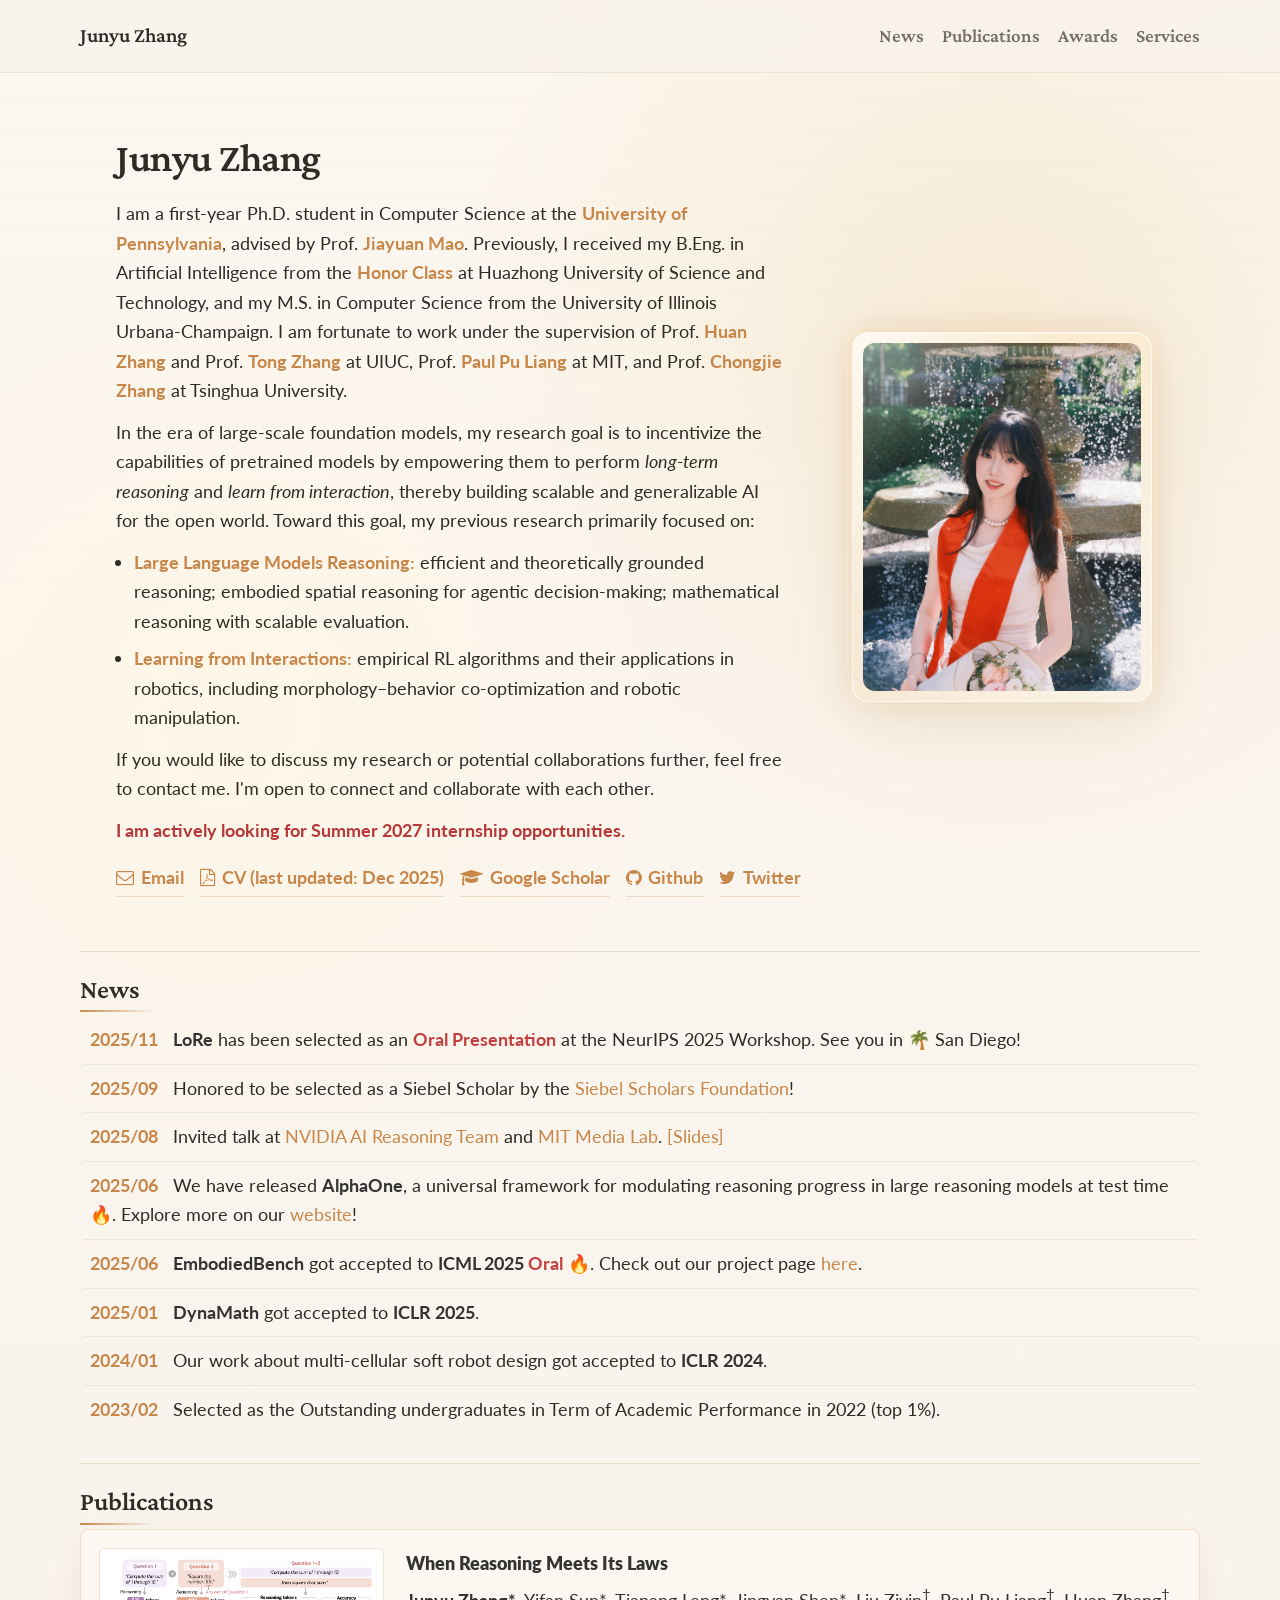
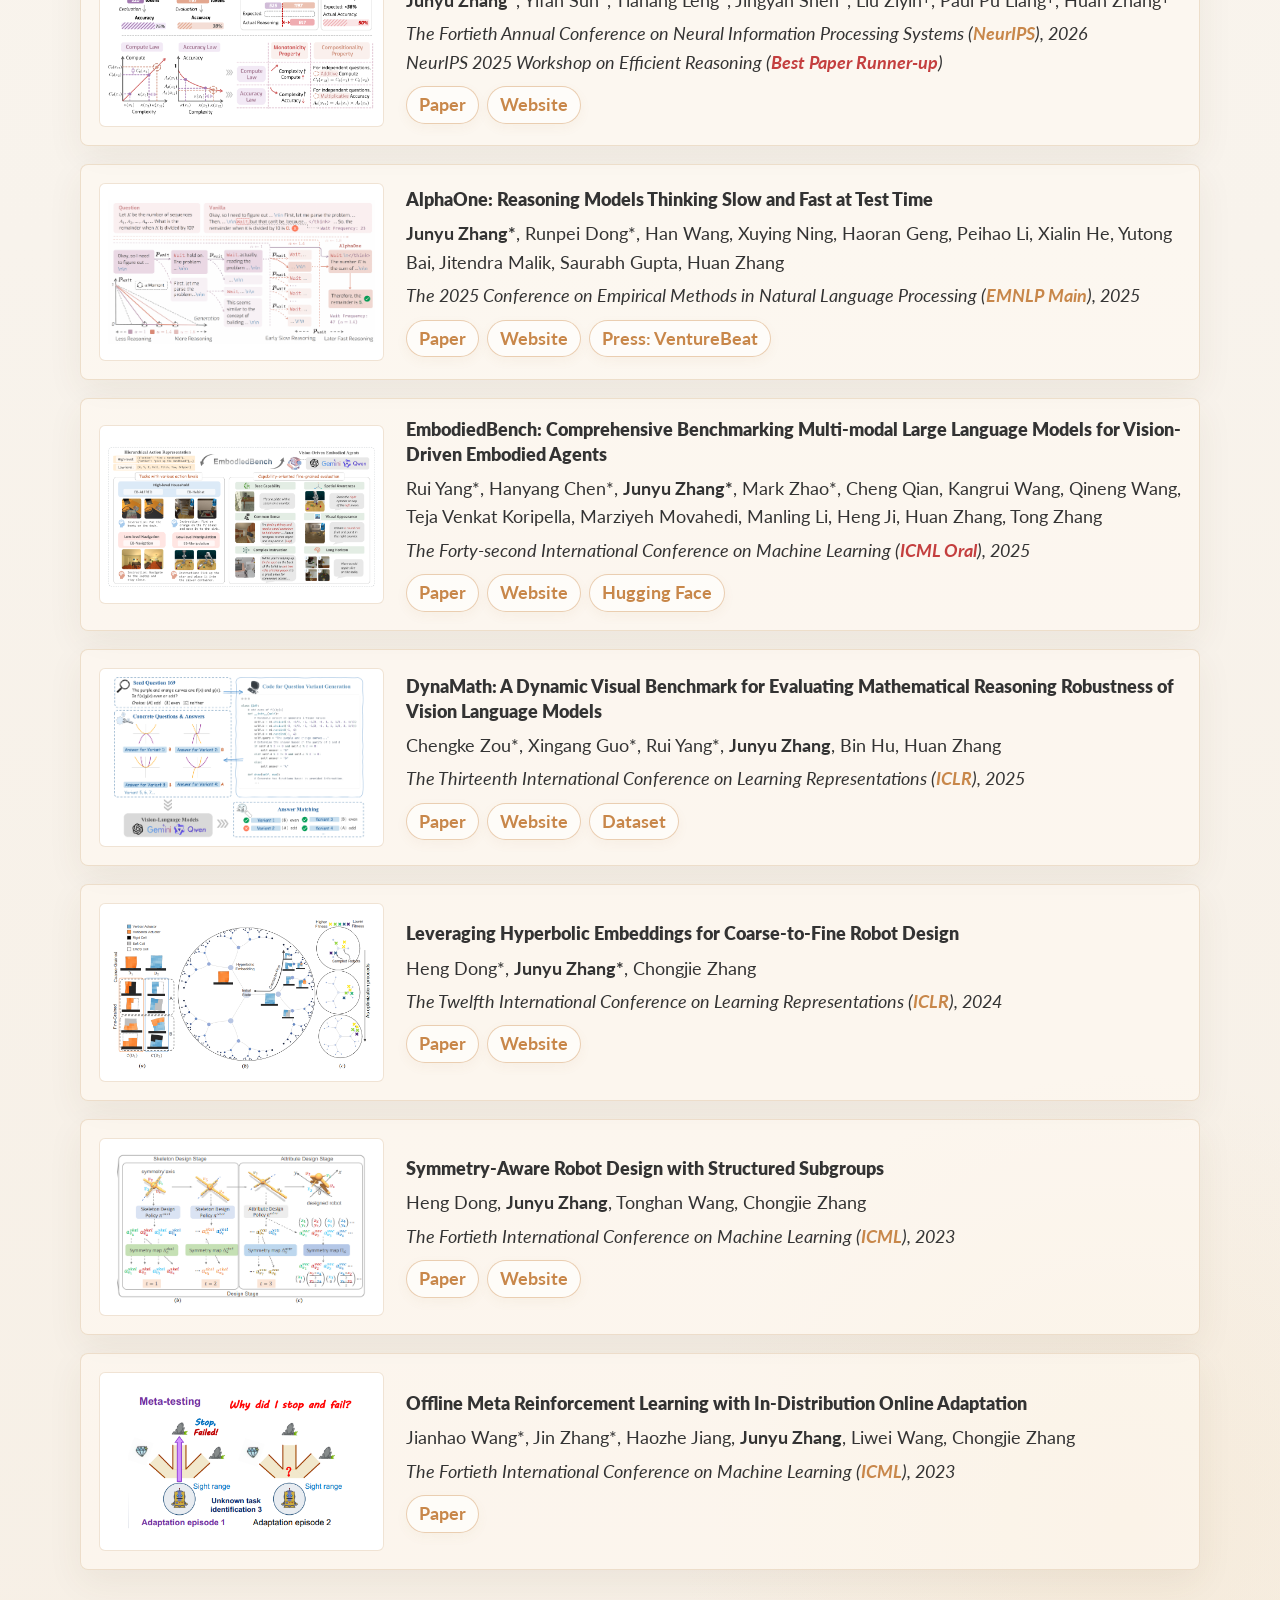
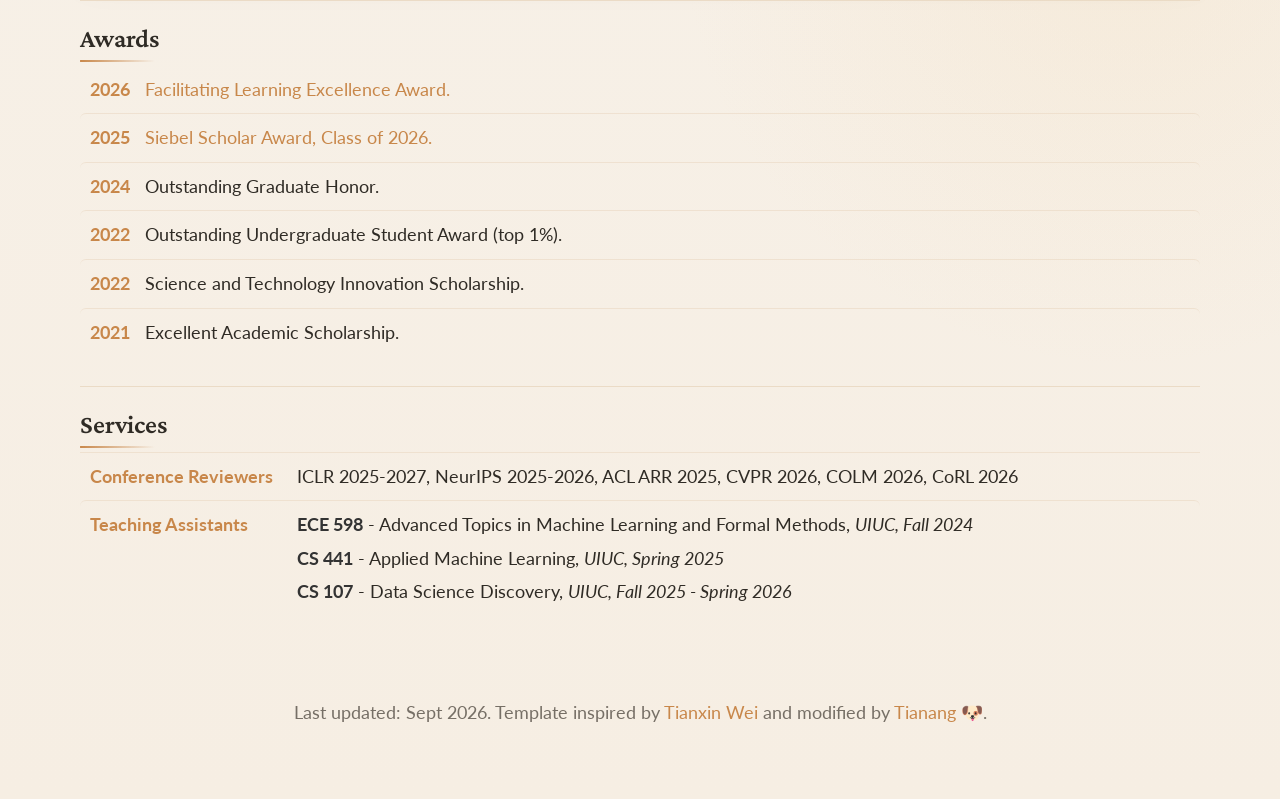
<file: index.html>
<!DOCTYPE html>
<html lang="en">
<head>
  <meta charset="UTF-8">
  <meta name="viewport" content="width=device-width, initial-scale=1">
  <meta name="author" content="Junyu Zhang">
  <title>Junyu Zhang</title>
  <link rel="preconnect" href="https://fonts.googleapis.com">
  <link rel="preconnect" href="https://fonts.gstatic.com" crossorigin>
  <link href="https://fonts.googleapis.com/css2?family=Crimson+Pro:ital,wght@0,300;0,400;0,600;0,700;1,400&amp;family=Lato:ital,wght@0,400;0,700;1,400;1,700&amp;display=swap" rel="stylesheet">
  <link rel="stylesheet" href="https://cdnjs.cloudflare.com/ajax/libs/font-awesome/4.7.0/css/font-awesome.min.css">
  <link rel="stylesheet" href="morandi.css">
  <link rel="icon" type="image/svg+xml" href="images/robot.svg">
</head>
<body>
  <header class="topbar">
    <nav class="site-shell nav" aria-label="Primary navigation">
      <a class="brand" href="#home">Junyu Zhang</a>
      <div class="nav-links">
        <a href="#news">News</a>
        <a href="#publications">Publications</a>
        <a href="#awards">Awards</a>
        <a href="#services">Services</a>
      </div>
    </nav>
  </header>

  <main class="site-shell">
    <section class="hero" id="home">
      <div class="reveal">
        <h1>Junyu Zhang</h1>

        <div class="intro">
          <p>
            I am a first-year Ph.D. student in Computer Science at the <span class="accent-text">University of Pennsylvania</span>,
            advised by Prof. <strong><a href="https://jiayuanm.com/">Jiayuan Mao</a></strong>. Previously, I received
            my B.Eng. in Artificial Intelligence from the <span class="accent-text">Honor Class</span>
            at Huazhong University of Science and Technology, and my M.S. in Computer Science from the University of Illinois
            Urbana-Champaign. I am fortunate to work under the supervision of Prof.
            <strong><a href="https://www.huan-zhang.com/">Huan Zhang</a></strong> and Prof.
            <strong><a href="https://tongzhang-ml.org/">Tong Zhang</a></strong> at UIUC, Prof.
            <strong><a href="https://pliang279.github.io/">Paul Pu Liang</a></strong> at MIT, and Prof.
            <strong><a href="https://people.iiis.tsinghua.edu.cn/~zhang/">Chongjie Zhang</a></strong> at Tsinghua
            University.
          </p>

          <p>
            In the era of large-scale foundation models, my research goal is to incentivize the
            capabilities of pretrained models by empowering them to perform <em>long-term reasoning</em>
            and <em>learn from interaction</em>, thereby building scalable and generalizable AI for the
            open world. Toward this goal, my previous research primarily focused on:
          </p>

          <ul class="research-list">
            <li><strong>Large Language Models Reasoning:</strong> efficient and theoretically grounded reasoning; embodied spatial reasoning for agentic decision-making; mathematical reasoning with scalable evaluation.</li>
            <li><strong>Learning from Interactions:</strong> empirical RL algorithms and their applications in robotics, including morphology–behavior co-optimization and robotic manipulation.</li>
          </ul>
          <p>
            If you would like to discuss my research or potential collaborations further, feel
            free to contact me. I'm open to connect and collaborate with each other.
          </p>
          <p><strong class="highlight" style="color: #b63838;">I am actively looking for Summer 2027 internship opportunities.</strong></p>
        </div>

        <div class="link-row" aria-label="Profile links">
          <a class="pill-link" href="mailto:junyuz6@seas.upenn.edu"><i class="fa fa-envelope-o" aria-hidden="true"></i>Email</a>
          <a class="pill-link" href="data/Resume_Junyu_Zhang-1213.pdf"><i class="fa fa-file-pdf-o" aria-hidden="true"></i>CV (last updated: Dec 2025)</a>
          <a class="pill-link" href="https://scholar.google.com/citations?hl=en&amp;user=n3Q40BAAAAAJ"><i class="fa fa-graduation-cap" aria-hidden="true"></i>Google Scholar</a>
          <a class="pill-link" href="https://github.com/jyzhang1208"><i class="fa fa-github" aria-hidden="true"></i>Github</a>
          <a class="pill-link" href="https://twitter.com/jyzhang1208"><i class="fa fa-twitter" aria-hidden="true"></i>Twitter</a>
        </div>
      </div>

      <div class="portrait-wrap reveal">
        <a class="portrait-card" href="images/zjy2026.jpg" aria-label="Open profile photo">
          <img src="images/zjy2026.jpg" alt="Junyu Zhang profile photo">
        </a>
      </div>
    </section>

    <section class="section reveal" id="news">
      <div class="section-header">
        <h2>News</h2>
      </div>

      <div class="timeline">
        <article class="news-item">
          <div class="date">2025/11</div>
          <p><strong>LoRe</strong> has been selected as an <strong><span class="highlight">Oral Presentation</span></strong> at the NeurIPS 2025 Workshop. See you in 🌴 San Diego!</p>
        </article>
        <article class="news-item">
          <div class="date">2025/09</div>
          <p>Honored to be selected as a Siebel Scholar by the <a href="https://siebelscholars.com/">Siebel Scholars Foundation</a>!</p>
        </article>
        <article class="news-item">
          <div class="date">2025/08</div>
          <p>Invited talk at <a href="https://www.nvidia.com/en-us/">NVIDIA AI Reasoning Team</a> and <a href="https://www.media.mit.edu/">MIT Media Lab</a>. <a href="data/AlphaOne-Nvidia-0815.pdf">[Slides]</a></p>
        </article>
        <article class="news-item">
          <div class="date">2025/06</div>
          <p>We have released <strong>AlphaOne</strong>, a universal framework for modulating reasoning progress in large reasoning models at test time 🔥. Explore more on our <a href="https://alphaone-project.github.io/">website</a>!</p>
        </article>
        <article class="news-item">
          <div class="date">2025/06</div>
          <p><strong>EmbodiedBench</strong> got accepted to <strong>ICML 2025 <span class="highlight">Oral</span></strong> 🔥. Check out our project page <a href="https://embodiedbench.github.io/">here</a>.</p>
        </article>
        <article class="news-item">
          <div class="date">2025/01</div>
          <p><strong>DynaMath</strong> got accepted to <strong>ICLR 2025</strong>.</p>
        </article>
        <article class="news-item">
          <div class="date">2024/01</div>
          <p>Our work about multi-cellular soft robot design got accepted to <strong>ICLR 2024</strong>.</p>
        </article>
        <article class="news-item">
          <div class="date">2023/02</div>
          <p>Selected as the Outstanding undergraduates in Term of Academic Performance in 2022 (top 1%).</p>
        </article>
      </div>
    </section>

    <section class="section reveal" id="publications">
      <div class="section-header">
        <h2>Publications</h2>
      </div>

      <div class="publication-list">
        <article class="publication">
          <div class="pub-media"><img src="images/lore.png" alt="LoRe project preview"></div>
          <div class="pub-content">
            <h3>When Reasoning Meets Its Laws</h3>
            <p class="authors"><strong>Junyu Zhang*</strong>, <a href="https://yifansun99.github.io/">Yifan Sun*</a>, <a href="https://dragondescentzerotsu.github.io/">Tianang Leng*</a>, <a href="https://jy-evangeline.github.io/">Jingyan Shen*</a>, <a href="https://www.mit.edu/~ziyinl/">Liu Ziyin<sup>†</sup></a>, <a href="https://pliang279.github.io/">Paul Pu Liang<sup>†</sup></a>, <a href="https://huan-zhang.com/">Huan Zhang<sup>†</sup></a></p>
            <p class="venue"><em>The Fortieth Annual Conference on Neural Information Processing Systems (<strong>NeurIPS</strong>), 2026<br>
            NeurIPS 2025 Workshop on Efficient Reasoning (<strong><span class="highlight">Best Paper Runner-up</span></strong>)</em></p>
            <div class="pub-links">
              <a href="https://github.com/ASTRAL-Group/LoRe">Paper</a>
              <a href="https://lore-project.github.io/">Website</a>
            </div>
          </div>
        </article>

        <article class="publication">
          <div class="pub-media"><img src="images/alphaone.png" alt="AlphaOne project preview"></div>
          <div class="pub-content">
            <h3>AlphaOne: Reasoning Models Thinking Slow and Fast at Test Time</h3>
            <p class="authors"><strong>Junyu Zhang*</strong>, <a href="https://runpeidong.web.illinois.edu/">Runpei Dong*</a>, <a href="https://rookiehb.github.io/">Han Wang</a>, <a href="https://scholar.google.com/citations?user=-tpUy14AAAAJ&amp;hl=en">Xuying Ning</a>, <a href="https://geng-haoran.github.io/">Haoran Geng</a>, <a href="https://scholar.google.com/citations?user=GegXM9gAAAAJ&amp;hl=en">Peihao Li</a>, <a href="https://xialin-he.github.io/">Xialin He</a>, <a href="https://yutongbai.com/">Yutong Bai</a>, <a href="https://people.eecs.berkeley.edu/~malik/">Jitendra Malik</a>, <a href="https://saurabhg.web.illinois.edu/">Saurabh Gupta</a>, <a href="https://huan-zhang.com/">Huan Zhang</a></p>
            <p class="venue"><em> The 2025 Conference on Empirical Methods in Natural Language Processing (<strong>EMNLP Main</strong>), 2025</em></p>
            <div class="pub-links">
              <a href="https://arxiv.org/abs/2505.24863">Paper</a>
              <a href="https://alphaone-project.github.io/">Website</a>
              <a href="https://venturebeat.com/ai/alphaone-gives-ai-developers-a-new-dial-to-control-llm-thinking-and-boost-performance/">Press: VentureBeat</a>
            </div>
          </div>
        </article>

        <article class="publication">
          <div class="pub-media"><img src="images/embodiedbench_overview.png" alt="EmbodiedBench project preview"></div>
          <div class="pub-content">
            <h3>EmbodiedBench: Comprehensive Benchmarking Multi-modal Large Language Models for Vision-Driven Embodied Agents</h3>
            <p class="authors"><a href="https://yangrui2015.github.io/">Rui Yang*</a>, <a href="https://openreview.net/profile?id=~Hanyang_Chen3">Hanyang Chen*</a>, <strong>Junyu Zhang*</strong>, <a href="https://www.linkedin.com/in/markzihaozhao/">Mark Zhao*</a>, <a href="https://qiancheng0.github.io/">Cheng Qian</a>, <a href="https://jameskrw.github.io/">Kangrui Wang</a>, <a href="https://qinengwang-aiden.github.io/">Qineng Wang</a>, <a href="https://www.linkedin.com/in/teja-koripella/">Teja Venkat Koripella</a>, <a href="https://www.linkedin.com/in/marziyeh-movahedi-439b7284/">Marziyeh Movahedi</a>, <a href="https://limanling.github.io/">Manling Li</a>, <a href="https://blender.cs.illinois.edu/hengji.html">Heng Ji</a>, <a href="https://huan-zhang.com/">Huan Zhang</a>, <a href="https://tongzhang-ml.org/">Tong Zhang</a></p>
            <p class="venue"><em>The Forty-second International Conference on Machine Learning (<strong>ICML <span class="highlight">Oral</span></strong>), 2025</em></p>
            <div class="pub-links">
              <a href="http://arxiv.org/abs/2502.09560">Paper</a>
              <a href="https://embodiedbench.github.io">Website</a>
              <a href="https://huggingface.co/EmbodiedBench">Hugging Face</a>
            </div>
          </div>
        </article>

        <article class="publication">
          <div class="pub-media"><img src="images/dynamath.png" alt="DynaMath project preview"></div>
          <div class="pub-content">
            <h3>DynaMath: A Dynamic Visual Benchmark for Evaluating Mathematical Reasoning Robustness of Vision Language Models</h3>
            <p class="authors"><a href="https://www.linkedin.com/in/chengke-zou-023b49294/">Chengke Zou*</a>, <a href="https://sites.google.com/view/guoxingang">Xingang Guo*</a>, <a href="https://yangrui2015.github.io/">Rui Yang*</a>, <strong>Junyu Zhang</strong>, <a href="https://binhu7.github.io/">Bin Hu</a>, <a href="https://huan-zhang.com/">Huan Zhang</a></p>
            <p class="venue"><em>The Thirteenth International Conference on Learning Representations (<strong>ICLR</strong>), 2025</em></p>
            <div class="pub-links">
              <a href="https://arxiv.org/pdf/2411.00836">Paper</a>
              <a href="https://dynamath.github.io">Website</a>
              <a href="https://huggingface.co/datasets/DynaMath/DynaMath_Sample">Dataset</a>
            </div>
          </div>
        </article>

        <article class="publication">
          <div class="pub-media"><img src="images/HERD5.png" alt="Hyperbolic robot design preview"></div>
          <div class="pub-content">
            <h3>Leveraging Hyperbolic Embeddings for Coarse-to-Fine Robot Design</h3>
            <p class="authors"><a href="https://drdh.cc/">Heng Dong*</a>, <strong>Junyu Zhang*</strong>, <a href="https://people.iiis.tsinghua.edu.cn/~zhang/">Chongjie Zhang</a></p>
            <p class="venue"><em>The Twelfth International Conference on Learning Representations (<strong>ICLR</strong>), 2024 </em></p>
            <div class="pub-links">
              <a href="https://arxiv.org/pdf/2311.00462.pdf">Paper</a>
              <a href="https://sites.google.com/view/hyperbolic-robot-design">Website</a>
            </div>
          </div>
        </article>

        <article class="publication">
          <div class="pub-media"><img src="images/SARD.png" alt="Symmetry-aware robot design preview"></div>
          <div class="pub-content">
            <h3>Symmetry-Aware Robot Design with Structured Subgroups</h3>
            <p class="authors"><a href="https://drdh.cc/">Heng Dong</a>, <strong>Junyu Zhang</strong>, <a href="https://tonghanwang.github.io/">Tonghan Wang</a>, <a href="https://people.iiis.tsinghua.edu.cn/~zhang/">Chongjie Zhang</a></p>
            <p class="venue"><em>The Fortieth International Conference on Machine Learning (<strong>ICML</strong>), 2023</em></p>
            <div class="pub-links">
              <a href="https://arxiv.org/pdf/2306.00036.pdf">Paper</a>
              <a href="https://sites.google.com/view/robot-design">Website</a>
            </div>
          </div>
        </article>

        <article class="publication">
          <div class="pub-media"><img src="images/offline_meta.png" alt="Offline meta reinforcement learning preview"></div>
          <div class="pub-content">
            <h3>Offline Meta Reinforcement Learning with In-Distribution Online Adaptation</h3>
            <p class="authors"><a href="https://dblp.org/pid/239/5945.html">Jianhao Wang*</a>, <a href="http://group.iiis.tsinghua.edu.cn/~milab/person-zhangjin.html">Jin Zhang*</a>, <a href="https://www.linkedin.com/in/haozhe-jiang-261b83212/">Haozhe Jiang</a>, <strong>Junyu Zhang</strong>, <a href="http://www.liweiwang-pku.com/">Liwei Wang</a>, <a href="https://people.iiis.tsinghua.edu.cn/~zhang/">Chongjie Zhang</a></p>
            <p class="venue"><em>The Fortieth International Conference on Machine Learning (<strong>ICML</strong>), 2023</em></p>
            <div class="pub-links">
              <a href="https://arxiv.org/pdf/2305.19529.pdf">Paper</a>
            </div>
          </div>
        </article>
      </div>
    </section>

    <section class="section reveal" id="awards">
      <div class="section-header">
        <h2>Awards</h2>
      </div>

      <div class="awards-list">
        <article class="award-item">
          <div class="year">2026</div>
          <p><a href="https://isc.illinois.edu/teachinginsights">Facilitating Learning Excellence Award.</a></p>
        </article>
        <article class="award-item">
          <div class="year">2025</div>
          <p><a href="https://www.businesswire.com/news/home/20250919980775/en/Siebel-Scholars-Foundation-Announces-Class-of-2026">Siebel Scholar Award, Class of 2026.</a></p>
        </article>
        <article class="award-item">
          <div class="year">2024</div>
          <p>Outstanding Graduate Honor.</p>
        </article>
        <article class="award-item">
          <div class="year">2022</div>
          <p>Outstanding Undergraduate Student Award (top 1%).</p>
        </article>
        <article class="award-item">
          <div class="year">2022</div>
          <p>Science and Technology Innovation Scholarship.</p>
        </article>
        <article class="award-item">
          <div class="year">2021</div>
          <p>Excellent Academic Scholarship.</p>
        </article>
      </div>
    </section>

    <section class="section reveal" id="services">
      <div class="section-header">
        <h2>Services</h2>
      </div>

      <div class="services">
        <article class="service-row">
          <div class="service-label">Conference Reviewers</div>
          <p>ICLR 2025-2027, NeurIPS 2025-2026, ACL ARR 2025, CVPR 2026, COLM 2026, CoRL 2026</p>
        </article>
        <article class="service-row">
          <div class="service-label">Teaching Assistants</div>
          <div class="service-lines">
            <p><strong>ECE 598</strong> - Advanced Topics in Machine Learning and Formal Methods, <em>UIUC, Fall 2024</em></p>
            <p><strong>CS 441</strong> - Applied Machine Learning, <em>UIUC, Spring 2025</em></p>
            <p><strong>CS 107</strong> - Data Science Discovery, <em>UIUC, Fall 2025 - Spring 2026</em></p>
          </div>
        </article>
      </div>
    </section>
  </main>

  <footer class="site-shell footer">
    <p>Last updated: Sept 2026. Template inspired by <a href="https://weitianxin.github.io/">Tianxin Wei</a> and modified by <a href="https://dragondescentzerotsu.github.io/">Tianang 🐶</a>.</p>
  </footer>
</body>
</html>
</file>
<file: morandi.css>
:root {
  --bg: #f8f3ec;
  --paper: #fffaf2;
  --ink: #2f2b25;
  --muted: #766f66;
  --line: #ead9c4;
  --accent: #c8874a;
  --accent-dark: #c8874a;
  --accent-soft: #f1d5a9;
  --warm-strong: #c8874a;
  --sage: #8d9984;
  --shadow: 0 18px 46px rgba(92, 66, 42, 0.12);
  --content-size: 18px;
}

* {
  box-sizing: border-box;
}

html {
  scroll-behavior: smooth;
}

body {
  margin: 0;
  background:
    radial-gradient(circle at 78% 8%, rgba(241, 213, 169, 0.34), transparent 34rem),
    radial-gradient(circle at 18% 18%, rgba(255, 246, 229, 0.7), transparent 30rem),
    radial-gradient(circle at 88% 78%, rgba(241, 213, 169, 0.2), transparent 28rem),
    linear-gradient(180deg, #fbf7ef 0%, var(--bg) 46%, #f6eee3 100%);
  color: var(--ink);
  font-family: "Lato", Verdana, Helvetica, sans-serif;
  font-size: var(--content-size);
  line-height: 1.64;
}

body::before {
  content: "";
  position: fixed;
  inset: 0;
  pointer-events: none;
  background-image: linear-gradient(rgba(78, 57, 39, 0.035) 1px, transparent 1px);
  background-size: 100% 32px;
  mask-image: linear-gradient(180deg, rgba(0, 0, 0, 0.7), transparent 72%);
}

a {
  color: var(--accent-dark);
  text-decoration: none;
  text-underline-offset: 0.18em;
  transition: color 180ms ease, background-size 180ms ease;
}

a:hover,
a:focus {
  color: #9f6b3c;
  text-decoration: underline;
}

.news-item a:hover,
.award-item a:hover {
  color: #9f6b3c;
  text-decoration: underline;
}

strong {
  color: var(--warm-strong);
}

.site-shell {
  width: min(1120px, calc(100% - 40px));
  margin: 0 auto;
}

.topbar {
  position: sticky;
  top: 0;
  z-index: 10;
  backdrop-filter: blur(18px);
  background: rgba(248, 243, 236, 0.78);
  border-bottom: 1px solid rgba(234, 217, 196, 0.7);
}

.nav {
  display: flex;
  align-items: center;
  justify-content: space-between;
  min-height: 72px;
  gap: 24px;
}

.brand {
  position: relative;
  font-family: "Crimson Pro", Georgia, serif;
  font-size: 1.28rem;
  font-weight: 600;
  letter-spacing: 0;
  color: var(--ink);
  white-space: nowrap;
}

.brand::after,
.nav-links a::after {
  content: "";
  position: absolute;
  left: 0;
  right: 0;
  bottom: -5px;
  height: 2px;
  border-radius: 999px;
  background: var(--accent);
  transform: scaleX(0);
  transform-origin: left center;
  transition: transform 220ms ease;
}

.brand:hover,
.brand:focus {
  color: var(--accent-dark);
  text-decoration: none;
}

.brand:hover::after,
.brand:focus::after,
.nav-links a:hover::after,
.nav-links a:focus::after {
  transform: scaleX(1);
}

.nav-links {
  display: flex;
  flex-wrap: wrap;
  justify-content: flex-end;
  gap: 6px 18px;
}

.nav-links a {
  position: relative;
  color: var(--muted);
  font-family: "Crimson Pro", Georgia, serif;
  font-size: 1.18rem;
  font-weight: 600;
  transition: color 180ms ease, transform 180ms ease;
}

.nav-links a:hover {
  color: var(--accent-dark);
  text-decoration: none;
  transform: translateY(-1px);
}

.hero {
  position: relative;
  isolation: isolate;
  display: grid;
  grid-template-columns: minmax(0, 1fr) 325px;
  align-items: center;
  gap: 54px;
  padding: 64px 36px 54px;
}

.hero::before {
  content: none;
}

.hero > .reveal:first-child {
  grid-column: 1;
  grid-row: 1;
}

.eyebrow {
  margin: 0 0 14px;
  color: var(--accent-dark);
  font-size: 0.82rem;
  font-weight: 700;
  letter-spacing: 0.08em;
  text-transform: uppercase;
}

h1,
h2,
h3 {
  font-family: "Crimson Pro", Georgia, serif;
  letter-spacing: 0;
}

h1 {
  margin: 0;
  font-family: "Crimson Pro", Georgia, serif;
  font-size: 40px;
  line-height: 1.05;
  font-weight: 600;
  letter-spacing: -0.5px;
}

.subtitle {
  margin: 20px 0 0;
  color: var(--muted);
  font-size: 1.05rem;
}

.intro {
  max-width: 760px;
  margin: 20px 0 0;
  padding: 0;
  border: 0;
  border-radius: 0;
  background: transparent;
  box-shadow: none;
  font-size: var(--content-size);
}

.intro p {
  margin: 0 0 12px;
}

.intro strong a {
  color: var(--warm-strong);
}

.intro strong a:hover {
  color: #9f6b3c;
  text-decoration: underline;
}

.research-list {
  margin: 10px 0 12px;
  padding-left: 1.15rem;
}

.research-list li {
  margin: 8px 0;
}

.status-note {
  margin: 18px 0 0;
  padding: 14px 18px;
  border-left: 4px solid var(--accent);
  background: rgba(255, 250, 242, 0.72);
  color: #5d4c3c;
}

.link-row {
  display: flex;
  flex-wrap: nowrap;
  gap: 8px 16px;
  margin-top: 18px;
  align-items: center;
  white-space: nowrap;
}

.pill-link {
  display: inline-flex;
  align-items: center;
  gap: 7px;
  min-height: 0;
  padding: 0 0 3px;
  border: 0;
  border-bottom: 1px solid rgba(200, 135, 74, 0.26);
  border-radius: 0;
  background: transparent;
  color: var(--accent-dark);
  font-size: var(--content-size);
  font-weight: 700;
  box-shadow: none;
  transition: color 180ms ease, transform 180ms ease, border-color 180ms ease;
}

.pill-link:hover {
  background: transparent;
  border-color: #9f6b3c;
  color: #9f6b3c;
  text-decoration: none;
  transform: translateY(-2px);
}

.pill-link .fa {
  color: var(--accent);
  font-size: var(--content-size);
}

.portrait-wrap {
  grid-column: 2;
  grid-row: 1;
  justify-self: center;
  width: 300px;
  animation: portraitFloat 5.8s ease-in-out infinite;
}

.portrait-card {
  position: relative;
  isolation: isolate;
  display: block;
  padding: 10px;
  border: 1px solid rgba(255, 255, 255, 0.46);
  border-radius: 16px;
  background:
    linear-gradient(135deg, rgba(255, 255, 255, 0.34), rgba(255, 232, 190, 0.14) 42%, rgba(255, 255, 255, 0.06)),
    rgba(255, 255, 255, 0.12);
  backdrop-filter: blur(18px) saturate(1.25);
  -webkit-backdrop-filter: blur(18px) saturate(1.25);
  box-shadow:
    inset 0 1px 0 rgba(255, 255, 255, 0.78),
    inset 0 -18px 42px rgba(255, 224, 174, 0.14),
    0 0 0 6px rgba(255, 236, 202, 0.2),
    0 0 28px rgba(200, 135, 74, 0.24),
    0 22px 72px rgba(164, 113, 64, 0.12);
  overflow: hidden;
  transform: translateY(0) rotate(0deg);
  transition: transform 260ms ease, box-shadow 260ms ease, border-color 260ms ease;
}

.portrait-card:hover {
  border-color: rgba(255, 255, 255, 0.62);
  box-shadow:
    inset 0 1px 0 rgba(255, 255, 255, 0.82),
    inset 0 -20px 48px rgba(255, 224, 174, 0.16),
    0 0 0 8px rgba(255, 236, 202, 0.26),
    0 0 36px rgba(200, 135, 74, 0.3),
    0 28px 90px rgba(164, 113, 64, 0.15);
  transform: translateY(-5px) rotate(0.7deg);
  text-decoration: none;
}

.portrait-card::before {
  content: "";
  position: absolute;
  inset: 1px;
  border-radius: 15px;
  background:
    linear-gradient(135deg, rgba(255, 255, 255, 0.42), transparent 30%),
    radial-gradient(circle at 18% 12%, rgba(255, 255, 255, 0.28), transparent 16%),
    linear-gradient(118deg, transparent 0 62%, rgba(255, 239, 206, 0.1) 68%, transparent 76%),
    linear-gradient(135deg, rgba(255, 255, 255, 0.42), rgba(255, 226, 170, 0.18) 12%, transparent 24%) border-box;
  pointer-events: none;
  z-index: 1;
  mix-blend-mode: screen;
  filter: blur(0.35px);
  opacity: 0.66;
}

.portrait-card::after {
  content: "";
  position: absolute;
  inset: -36px;
  background:
    radial-gradient(circle at 70% 12%, rgba(255, 226, 170, 0.24), transparent 38%),
    radial-gradient(circle at 15% 84%, rgba(200, 135, 74, 0.08), transparent 38%);
  z-index: -1;
  filter: blur(8px);
}

.portrait-card img {
  display: block;
  width: 100%;
  aspect-ratio: 4 / 5;
  height: auto;
  object-fit: cover;
  border-radius: 12px;
  filter: saturate(0.95) contrast(0.98);
  transition: transform 420ms ease, filter 420ms ease;
}

.portrait-card:hover img {
  filter: saturate(1.02) contrast(1);
  transform: scale(1.035);
}

.section {
  padding: 24px 0 30px;
  border-top: 1px solid rgba(234, 217, 196, 0.92);
}

.section-header {
  display: grid;
  grid-template-columns: 220px minmax(0, 1fr);
  gap: 34px;
  align-items: baseline;
  margin-bottom: 12px;
}

.section h2 {
  position: relative;
  display: inline-block;
  margin: 0;
  font-size: 26px;
  line-height: 1.1;
  font-weight: 600;
  animation: sectionTitleIn 560ms ease both;
}

.section h2::after {
  content: "";
  position: absolute;
  left: 0;
  bottom: -8px;
  width: 100%;
  height: 2px;
  border-radius: 999px;
  background: linear-gradient(90deg, var(--accent), rgba(200, 135, 74, 0));
  transform: scaleX(0.34);
  transform-origin: left center;
  transition: transform 260ms ease;
}

.section:hover h2::after {
  transform: scaleX(1);
}

.timeline,
.awards-list {
  display: grid;
  gap: 0;
}

.news-item,
.award-item,
.service-row {
  display: block;
  padding: 9px 10px;
  border-top: 1px solid rgba(234, 217, 196, 0.62);
  border-radius: 6px;
  transition: transform 200ms ease, background-color 200ms ease;
}

.news-item:hover,
.award-item:hover,
.service-row:hover {
  background: rgba(255, 250, 242, 0.42);
  transform: translateX(4px);
}

.news-item:first-child,
.award-item:first-child,
.service-row:first-child {
  border-top: 0;
}

.date,
.year,
.service-label {
  color: var(--accent-dark);
  display: inline;
  margin-right: 10px;
  font-size: var(--content-size);
  font-weight: 700;
}

.news-item p,
.award-item p,
.service-row p {
  display: inline;
  margin: 0;
  font-size: var(--content-size);
}

.news-item strong {
  color: #333333;
}

.news-item .highlight {
  color: rgb(196, 63, 63);
}

.service-row {
  display: flex;
  align-items: flex-start;
  gap: 22px;
}

.service-row .service-label {
  flex: 0 0 185px;
  margin-right: 0;
}

.service-lines {
  display: grid;
  gap: 4px;
  min-width: 0;
}

.service-lines p {
  display: block;
}

.publication-list {
  display: grid;
  gap: 18px;
}

.publication {
  display: grid;
  grid-template-columns: 285px minmax(0, 1fr);
  gap: 22px;
  align-items: center;
  padding: 18px;
  border: 1px solid rgba(234, 217, 196, 0.85);
  border-radius: 8px;
  background: rgba(255, 250, 242, 0.56);
  box-shadow: 0 12px 36px rgba(92, 66, 42, 0.07);
  transition: transform 220ms ease, box-shadow 220ms ease, border-color 220ms ease;
}

.publication:hover {
  transform: translateY(-3px);
  border-color: rgba(200, 135, 74, 0.48);
  box-shadow: 0 18px 45px rgba(92, 66, 42, 0.11);
}

.pub-media {
  overflow: hidden;
  border-radius: 6px;
  background: #fff;
  border: 1px solid rgba(234, 217, 196, 0.72);
}

.pub-media img {
  display: block;
  width: 100%;
  aspect-ratio: 16 / 10;
  object-fit: contain;
  padding: 8px;
  transition: transform 320ms ease;
}

.publication:hover .pub-media img {
  transform: scale(1.035);
}

.pub-content h3 {
  margin: 0 0 8px;
  font-family: "Lato", Verdana, Helvetica, sans-serif;
  font-size: var(--content-size);
  line-height: 1.35;
  font-weight: 720;
  color: #333333;
}

.pub-content a {
  color: #333333;
}

.pub-content a:hover {
  color: var(--accent-dark);
  text-decoration: underline;
}

.authors,
.venue,
.press {
  margin: 5px 0 0;
  color: #333333;
  font-size: var(--content-size);
  line-height: 1.58;
}

.authors strong {
  color: #333333;
}

.highlight {
  color: rgb(196, 63, 63);
}

.venue strong {
  color: var(--warm-strong);
}

.venue strong:has(.highlight) {
  color: rgb(196, 63, 63);
}

.accent-text {
  color: var(--accent-dark);
  font-weight: 700;
}

.pub-links {
  display: flex;
  flex-wrap: wrap;
  gap: 8px;
  margin-top: 10px;
}

.pub-links a {
  display: inline-flex;
  align-items: center;
  min-height: 28px;
  padding: 3px 12px;
  border: 1px solid rgba(212, 155, 99, 0.48);
  border-radius: 999px;
  background: rgba(255, 255, 255, 0.58);
  color: var(--warm-strong);
  font-size: var(--content-size);
  font-weight: 700;
  box-shadow: 0 4px 12px rgba(164, 113, 64, 0.06);
  transition: transform 180ms ease, background-color 180ms ease, border-color 180ms ease, box-shadow 180ms ease;
}

.pub-links a:hover {
  background: rgba(244, 220, 184, 0.46);
  border-color: var(--accent);
  box-shadow: 0 7px 16px rgba(164, 113, 64, 0.1);
  color: var(--warm-strong);
  text-decoration: none;
  transform: translateY(-1px);
}

.service-lines strong {
  color: #333333;
}

.services {
  border-top: 1px solid rgba(234, 217, 196, 0.62);
}

.footer {
  padding: 34px 0 54px;
  color: var(--muted);
  font-size: var(--content-size);
  text-align: center;
}

.reveal {
  animation: riseIn 620ms ease both;
}

.reveal:nth-of-type(2) {
  animation-delay: 90ms;
}

.reveal:nth-of-type(3) {
  animation-delay: 150ms;
}

@keyframes riseIn {
  from {
    opacity: 0;
    transform: translateY(18px);
  }
  to {
    opacity: 1;
    transform: translateY(0);
  }
}

@keyframes sectionTitleIn {
  from {
    opacity: 0;
    transform: translateY(10px);
  }
  to {
    opacity: 1;
    transform: translateY(0);
  }
}

@keyframes portraitFloat {
  0%,
  100% {
    transform: translateY(0) rotate(0deg);
  }
  50% {
    transform: translateY(-5px) rotate(-0.4deg);
  }
}

@media (prefers-reduced-motion: reduce) {
  *,
  *::before,
  *::after {
    animation-duration: 1ms !important;
    scroll-behavior: auto !important;
    transition-duration: 1ms !important;
  }
}

@media (max-width: 860px) {
  .site-shell {
    width: min(100% - 28px, 680px);
  }

  .nav {
    align-items: flex-start;
    flex-direction: column;
    padding: 16px 0;
    gap: 10px;
  }

  .nav-links {
    justify-content: flex-start;
  }

  .hero,
  .section-header,
  .publication,
  .news-item,
  .award-item,
  .service-row {
    grid-template-columns: 1fr;
  }

  .hero > .reveal:first-child,
  .portrait-wrap {
    grid-column: 1;
  }

  .hero > .reveal:first-child {
    grid-row: 1;
  }

  .portrait-wrap {
    grid-row: 2;
  }

  .hero {
    gap: 30px;
    padding: 44px 18px 38px;
  }

  .portrait-wrap {
    justify-self: start;
    width: min(255px, 72vw);
  }

  .section-header {
    gap: 8px;
  }

  .publication {
    padding: 16px;
    gap: 16px;
  }

  .service-row {
    display: block;
  }

  .service-row .service-label {
    display: inline;
    margin-right: 10px;
  }

  .pub-media img {
    aspect-ratio: 16 / 9;
  }
}

@media (max-width: 520px) {
  body {
    font-size: var(--content-size);
  }

  .nav-links {
    gap: 4px 12px;
  }

  h1 {
    font-size: 36px;
  }

  .link-row {
    gap: 8px;
    flex-wrap: wrap;
    white-space: normal;
  }

  .pill-link {
    padding-inline: 0;
  }
}
</file>
